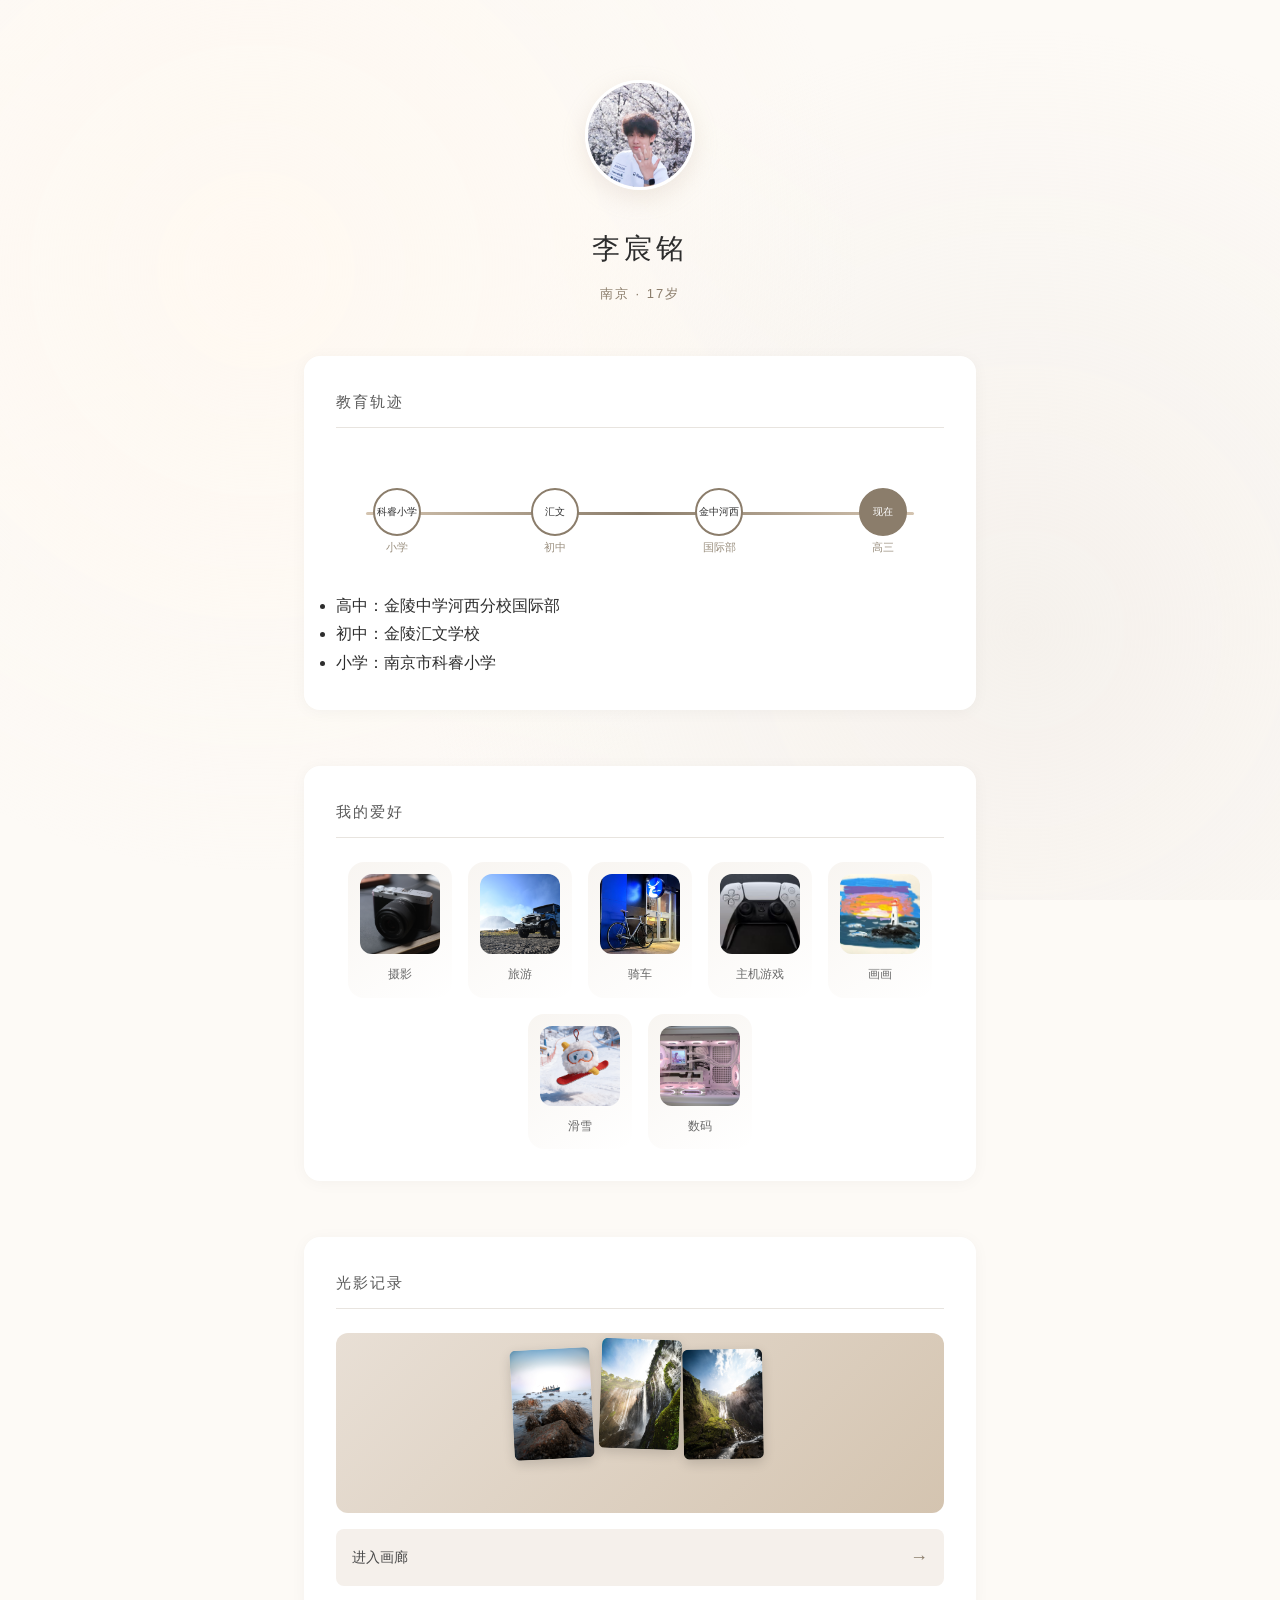
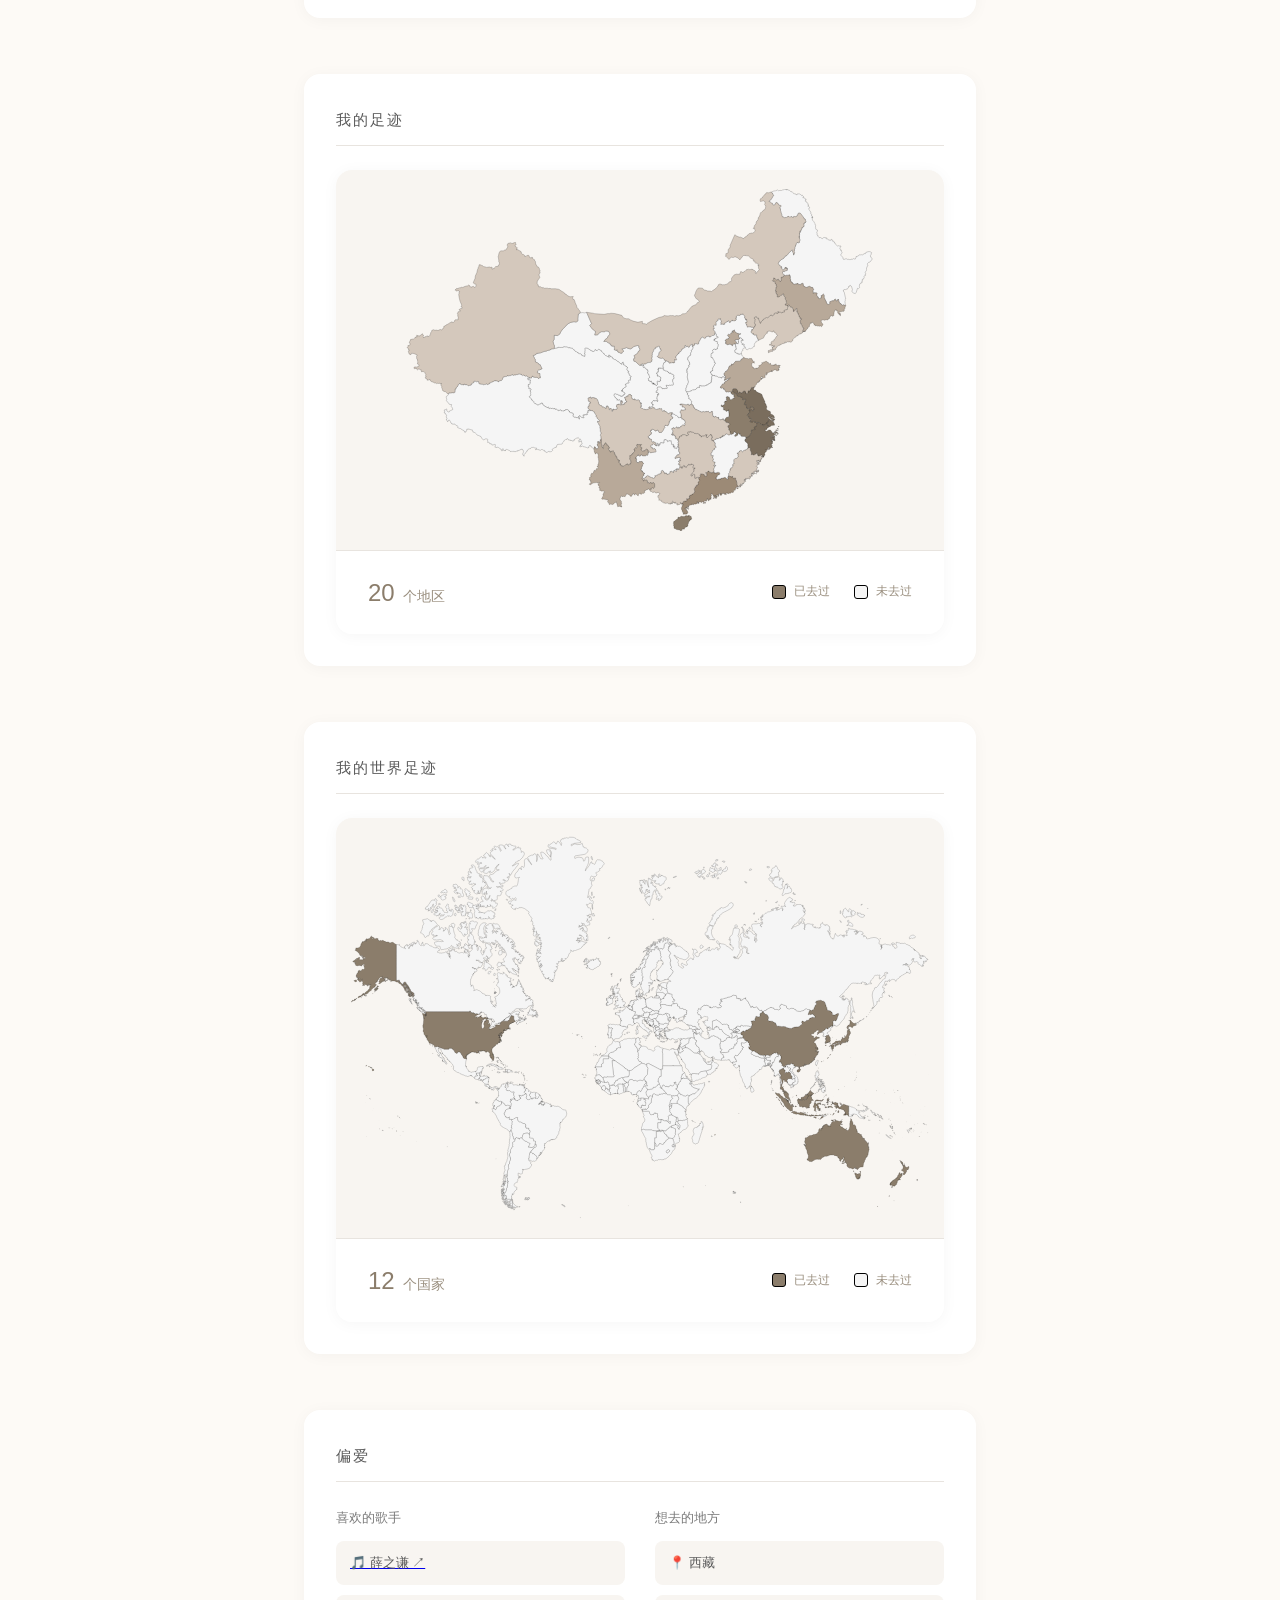
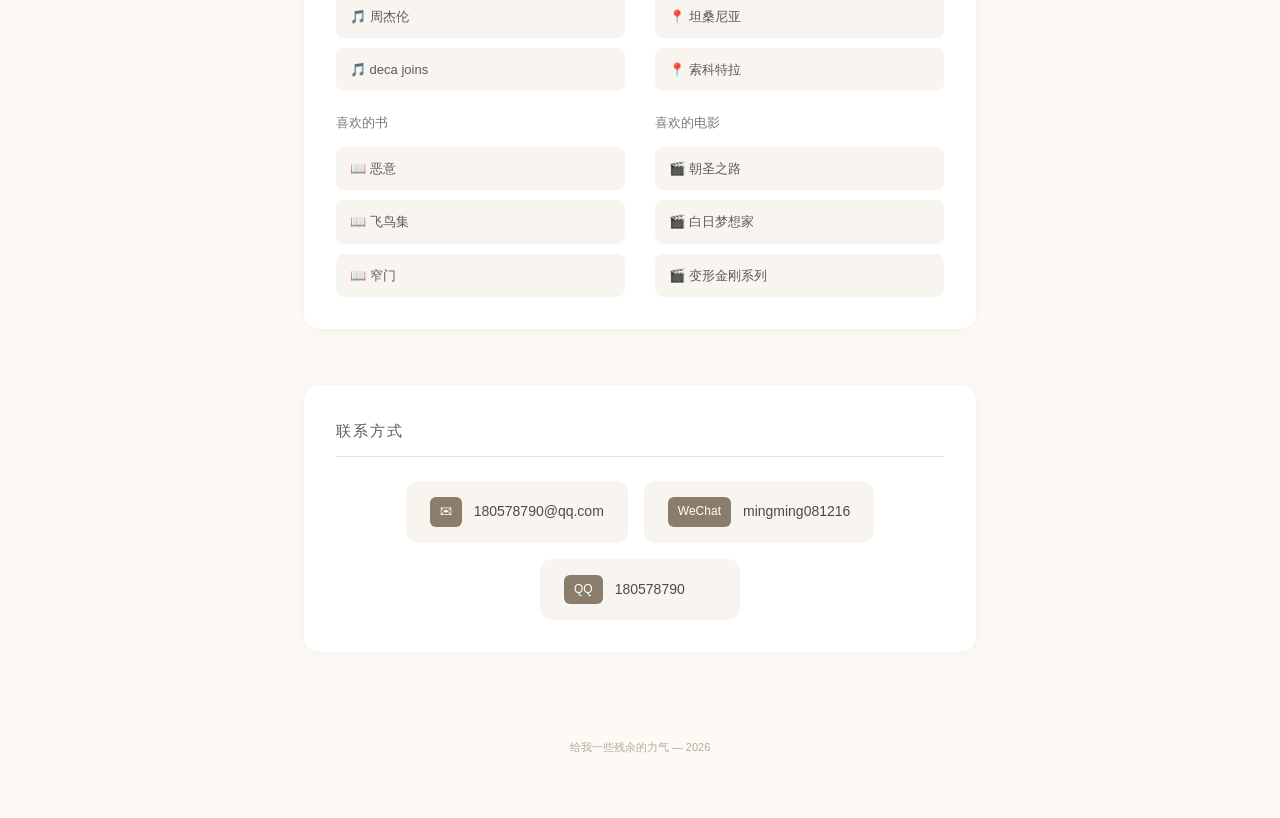
<file: index.html>
<!DOCTYPE html>
<html lang="zh-CN">
<head>
 <meta charset="UTF-8">
 <meta name="viewport" content="width=device-width, initial-scale=1.0">
 <title>李宸铭的个人主页</title>
 <link rel="icon" href="assets/avatar.jpg" type="image/jpeg">
 <link rel="stylesheet" href="style.css">
</head>
<body>

 <header class="smooth-reveal">
 <img src="assets/avatar.jpg" alt="Avatar" class="avatar">
 
 <h1>李宸铭</h1>
 
 <p class="subtitle">南京 · 17岁</p>
 </header>

 <main>
 <!-- 教育轨迹 -->
 <section class="smooth-reveal">
 <h2>教育轨迹</h2>
 <div class="timeline">
 <div class="timeline-line"></div>
 <div class="timeline-node" data-label="高三">现在</div>
 <div class="timeline-node" data-label="国际部">金中河西</div>
 <div class="timeline-node" data-label="初中">汇文</div>
 <div class="timeline-node" data-label="小学">科睿小学</div>
 </div>
 <ul class="clean-list" style="margin-top: 20px;">
 <li><span class="label">高中：</span>金陵中学河西分校国际部</li>
 <li><span class="label">初中：</span>金陵汇文学校</li>
 <li><span class="label">小学：</span>南京市科睿小学</li>
 </ul>
 </section>

 <!-- 爱好 -->
 <section class="smooth-reveal">
 <h2>我的爱好</h2>
 <div class="hobbies-grid">
 <div class="hobby-card">
 <img src="assets/hobby1.jpg" alt="摄影" class="hobby-img">
 <span class="hobby-name">摄影</span>
 </div>
 <div class="hobby-card">
 <img src="assets/hobby2.jpg" alt="旅游" class="hobby-img">
 <span class="hobby-name">旅游</span>
 </div>
 <div class="hobby-card">
 <img src="assets/hobby3.jpg" alt="骑车" class="hobby-img">
 <span class="hobby-name">骑车</span>
 </div>
 <div class="hobby-card">
 <img src="assets/hobby4.jpg" alt="主机游戏" class="hobby-img">
 <span class="hobby-name">主机游戏</span>
 </div>
 <div class="hobby-card">
 <img src="assets/hobby5.jpg" alt="画画" class="hobby-img">
 <span class="hobby-name">画画</span>
 </div>
 <div class="hobby-card">
 <img src="assets/hobby6.jpg" alt="滑雪" class="hobby-img">
 <span class="hobby-name">滑雪</span>
 </div>
 <div class="hobby-card">
 <img src="assets/hobby7.jpg" alt="数码" class="hobby-img">
 <span class="hobby-name">数码</span>
 </div>
 </div>
 </section>

 <!-- 画廊入口 -->
 <section class="smooth-reveal">
 <h2>光影记录</h2>
 <a href="https://photoliam.netlify.app/" target="_blank" class="gallery入口">
 <div class="gallery-cover">
 <div class="gallery-preview">
 <img src="assets/photo1.jpg" alt="作品1">
 <img src="assets/photo2.jpg" alt="作品2">
 <img src="assets/photo3.jpg" alt="作品3">
 </div>
 </div>
 <div class="gallery-info">
 <span class="gallery-title">进入画廊</span>
 <span class="gallery-arrow">→</span>
 </div>
 </a>
 </section>

 <!-- 我的足迹 -->
 <section class="smooth-reveal">
 <h2>我的足迹</h2>
 <div class="map-container">
  <div id="mapWrapper" class="map-wrapper"></div>
  <div class="map-footer">
   <div class="map-stats">
    <span class="stat-number">20</span>
    <span class="stat-label">个地区</span>
   </div>
   <div class="map-legend">
    <span class="legend-item">
     <span class="legend-dot visited"></span>
     <span class="legend-text">已去过</span>
    </span>
    <span class="legend-item">
     <span class="legend-dot unvisited"></span>
     <span class="legend-text">未去过</span>
    </span>
   </div>
  </div>
 </div>
 </section>
  <!-- 我的世界足迹 -->
 <section class="smooth-reveal">
  <h2>我的世界足迹</h2>
  <div class="world-map-container">
   <div id="worldMapWrapper" class="world-map-wrapper"></div>
   <div class="world-map-footer">
    <div class="world-map-stats">
     <span class="world-stat-number">12</span>
     <span class="world-stat-label">个国家</span>
    </div>
    <div class="world-map-legend">
     <span class="world-legend-item">
      <span class="world-legend-dot visited"></span>
      <span class="world-legend-text">已去过</span>
     </span>
     <span class="world-legend-item">
      <span class="world-legend-dot unvisited"></span>
      <span class="world-legend-text">未去过</span>
     </span>
    </div>
   </div>
  </div>
 </section>
 <!-- 偏爱 -->
 <section class="smooth-reveal">
 <h2>偏爱</h2>
 <div class="split-layout">
 <div class="split-item">
 <h3>喜欢的歌手</h3>
 <div class="song-list">
 <a href="https://lcm081216-rgb.github.io/Xue/" target="_blank">
  <div class="song-item">🎵 薛之谦 ↗</div>
 </a>
 <div class="song-item">🎵 周杰伦</div>
 <div class="song-item">🎵 deca joins</div>
 </div>
 </div>
 <div class="split-item">
 <h3>想去的地方</h3>
 <div class="place-list">
 <div class="place-item">📍 西藏</div>
 <div class="place-item">📍 坦桑尼亚</div>
 <div class="place-item">📍 索科特拉</div>
 </div>
 </div>
 </div>
 <div class="split-layout" style="margin-top: 20px;">
 <div class="split-item">
 <h3>喜欢的书</h3>
 <div class="song-list">
 <div class="song-item">📖 恶意</div>
 <div class="song-item">📖 飞鸟集</div>
 <div class="song-item">📖 窄门</div>
 </div>
 </div>
 <div class="split-item">
 <h3>喜欢的电影</h3>
 <div class="place-list">
 <div class="place-item">🎬 朝圣之路</div>
 <div class="place-item">🎬 白日梦想家</div>
 <div class="place-item">🎬 变形金刚系列</div>
 </div>
 </div>
 </div>

 </section>

 <!-- 联系方式 -->
 <section class="smooth-reveal">
 <h2>联系方式</h2>
 <div class="contact-grid">
 <a href="mailto:180578790@qq.com" class="contact-card">
 <span class="contact-icon">✉</span>
 <span class="contact-text">180578790@qq.com</span>
 </a>
 <div class="contact-card">
 <span class="contact-icon">WeChat</span>
 <span class="contact-text">mingming081216</span>
 </div>
 <div class="contact-card">
 <span class="contact-icon">QQ</span>
 <span class="contact-text">180578790</span>
 </div>
 </div>
 </section>

 </main>

 <footer class="smooth-reveal">
 <p>给我一些残余的力气 — 2026</p>
 </footer>

 <script src="script.js"></script>
  <!-- 爱好弹窗 -->
 <div id="hobbyModal" class="hobby-modal">
  <div class="hobby-modal-content">
   <span class="hobby-modal-close">&times;</span>
   <h2 id="hobbyModalTitle"></h2>
   <div id="hobbyModalBody" class="hobby-modal-body"></div>
  </div>
 </div>
</body>
</html>
</file>
<file: style.css>
/* 全局重置 */
* {
 margin: 0;
 padding: 0;
 box-sizing: border-box;
}

body {
 /* 兼容性更好的字体 */
 font-family: -apple-system, "PingFang SC", "Microsoft YaHei", "Helvetica Neue", Arial, sans-serif;
 font-weight: 300;
 line-height: 1.8;
 color: #2d2d2d;
 background-color: #fdfaf6;
 -webkit-font-smoothing: antialiased;
 -moz-osx-font-smoothing: grayscale;
}

header, main, footer {
 max-width: 720px;
 margin: 0 auto;
 padding: 0 24px;
}

header {
 text-align: center;
 margin-top: 80px;
 margin-bottom: 50px;
}

.avatar {
 width: 110px;
 height: 110px;
 border-radius: 50%;
 object-fit: cover;
 margin-bottom: 24px;
 box-shadow: 0 8px 24px rgba(180, 160, 140, 0.2); 
 border: 3px solid #fff;
}

h1 {
 font-size: 28px;
 font-weight: 300;
 letter-spacing: 4px;
 margin-bottom: 8px;
}

.subtitle {
 color: #8b7d6b;
 font-size: 13px;
 letter-spacing: 2px;
}

section {
 margin-bottom: 56px;
 background: #fff;
 padding: 32px;
 border-radius: 16px;
 box-shadow: 0 2px 16px rgba(0,0,0,0.04);
}

h2 {
 font-size: 15px;
 font-weight: 400;
 color: #5a5a5a;
 border-bottom: 1px solid #e8e4df;
 padding-bottom: 12px;
 margin-bottom: 24px;
 letter-spacing: 2px;
}

/* ========== 时间线 - 曲线图形化 ========== */
.timeline {
 position: relative;
 height: 120px;
 margin: 20px 0;
}

.timeline-line {
 position: absolute;
 top: 50%;
 left: 5%;
 right: 5%;
 height: 3px;
 background: linear-gradient(90deg, #d4c4b0 0%, #8b7d6b 50%, #d4c4b0 100%);
 border-radius: 2px;
}

.timeline-node {
 position: absolute;
 top: 50%;
 transform: translate(-50%, -50%);
 width: 48px;
 height: 48px;
 background: #fff;
 border: 2px solid #8b7d6b;
 border-radius: 50%;
 display: flex;
 flex-direction: column;
 align-items: center;
 justify-content: center;
 font-size: 10px;
 cursor: pointer;
 transition: all 0.3s ease;
}

.timeline-node:hover {
 background: #8b7d6b;
 color: #fff;
 transform: translate(-50%, -50%) scale(1.15);
}

.timeline-node::after {
 content: attr(data-label);
 position: absolute;
 bottom: -24px;
 font-size: 11px;
 color: #9a8f7f;
 white-space: nowrap;
}

/* 节点位置 - 4个节点 */
.timeline-node:nth-child(2) { left: 90%; background: #8b7d6b; color: #fff; }
.timeline-node:nth-child(3) { left: 63%; }
.timeline-node:nth-child(4) { left: 36%; }
.timeline-node:nth-child(5) { left: 10%; }

/* ========== 爱好卡片 - 照片展示 ========== */
.hobbies-grid {
 display: flex;
 flex-wrap: wrap;
 gap: 16px;
 justify-content: center;
}

.hobby-card {
 display: flex;
 flex-direction: column;
 align-items: center;
 gap: 10px;
 padding: 12px;
 background: linear-gradient(145deg, #f8f5f1, #fff);
 border-radius: 16px;
 cursor: pointer;
 transition: all 0.3s ease;
 min-width: 100px;
}

.hobby-card:hover {
 transform: translateY(-4px);
 box-shadow: 0 8px 20px rgba(139, 125, 107, 0.15);
}

.hobby-img {
 width: 80px;
 height: 80px;
 object-fit: cover;
 border-radius: 12px;
 background: #e8dfd5;
}

.hobby-name {
 font-size: 12px;
 color: #6b6b6b;
}

/* ========== 画廊入口 - 图形化 ========== */
.gallery入口 {
 display: block;
 text-decoration: none;
 color: inherit;
}

.gallery-cover {
 position: relative;
 height: 180px;
 border-radius: 12px;
 overflow: hidden;
 background: linear-gradient(135deg, #e8dfd5 0%, #d4c4b0 100%);
 margin-bottom: 16px;
}

.gallery-preview {
 display: flex;
 gap: 8px;
 padding: 16px;
 justify-content: center;
}

.gallery-preview img {
 width: 80px;
 height: 110px;
 object-fit: cover;
 border-radius: 6px;
 transform: rotate(-3deg);
 box-shadow: 0 4px 12px rgba(0,0,0,0.15);
}

.gallery-preview img:nth-child(2) {
 transform: rotate(2deg) translateY(-10px);
}

.gallery-preview img:nth-child(3) {
 transform: rotate(-1deg) translateX(-5px);
}

.gallery-info {
 display: flex;
 justify-content: space-between;
 align-items: center;
 padding: 12px 16px;
 background: #f5f0eb;
 border-radius: 8px;
}

.gallery-title {
 font-size: 14px;
 color: #4a4a4a;
 font-weight: 400;
}

.gallery-arrow {
 font-size: 18px;
 color: #8b7d6b;
}

.gallery入口:hover .gallery-info {
 background: #e8dfd5;
}

/* ========== 歌曲/地点列表 ========== */
.song-list, .place-list {
 display: flex;
 flex-direction: column;
 gap: 10px;
}

.song-item, .place-item {
 padding: 10px 14px;
 background: #f8f5f1;
 border-radius: 8px;
 font-size: 13px;
 color: #5a5a5a;
}

.split-layout {
 display: flex;
 gap: 30px;
}

.split-item {
 flex: 1;
}

h3 {
 font-size: 13px;
 font-weight: 400;
 margin-bottom: 12px;
 color: #7a7a7a;
}

@media (max-width: 500px) {
 .split-layout { flex-direction: column; }
}

/* ========== 联系方式 ========== */
.contact-grid {
 display: flex;
 gap: 16px;
 flex-wrap: wrap;
 justify-content: center;
}

.contact-card {
 display: flex;
 align-items: center;
 gap: 12px;
 padding: 16px 24px;
 background: #f8f5f1;
 border-radius: 12px;
 text-decoration: none;
 color: #4a4a4a;
 font-size: 14px;
 transition: all 0.3s ease;
 min-width: 200px;
}

.contact-card:hover {
 background: #e8dfd5;
 transform: translateY(-2px);
}

.contact-icon {
 font-size: 12px;
 padding: 4px 10px;
 background: #8b7d6b;
 color: #fff;
 border-radius: 6px;
 font-weight: 400;
}

.contact-text {
 color: #4a4a4a;
}

/* ========== 页脚 ========== */
footer {
 text-align: center;
 font-size: 11px;
 color: #b5a99a;
 margin-bottom: 60px;
 padding-top: 30px;
}

/* ========== 流畅动画 ========== */
.smooth-reveal {
 opacity: 0;
 transform: translateY(25px);
 transition: opacity 0.9s cubic-bezier(0.22, 1, 0.36, 1), 
 transform 0.9s cubic-bezier(0.22, 1, 0.36, 1);
}

.smooth-reveal.visible {
 opacity: 1;
 transform: translateY(0);
}

/* 背景纹理 */
body::before {
 content: "";
 position: fixed;
 top: 0;
 left: 0;
 width: 100%;
 height: 100%;
 background-image: 
 radial-gradient(circle at 20% 30%, rgba(255,248,240,0.8) 0%, transparent 50%),
 radial-gradient(circle at 80% 70%, rgba(240,235,230,0.6) 0%, transparent 50%);
 pointer-events: none;
 z-index: -1;
}
/* ========== 我的足迹 - 中国地图 ========== */
.map-container {
  background: #fff;
  border-radius: 16px;
  overflow: hidden;
  box-shadow: 0 2px 16px rgba(0,0,0,0.04);
}

.map-wrapper {
  width: 100%;
  height: 380px;
  background: #f8f5f1;
  display: flex;
  align-items: center;
  justify-content: center;
  position: relative;
}

.china-map-svg {
  width: 90%;
  height: 90%;
  max-width: 600px;
  max-height: 400px;
  display: block;
}

.china-map-svg path {
  fill: #f5f5f5;
  stroke: #000;
  stroke-width: 0.3px;
  transition: all 0.3s ease;
  cursor: crosshair;
}

.china-map-svg path:hover {
  fill: #e8e4df;
  stroke-width: 0.5px;
}

.china-map-svg path.visited {
  fill: #8b7d6b;
}

.china-map-svg path.visited:hover {
  fill: #7a6d5d !important;
}

.map-footer {
  display: flex;
  justify-content: space-between;
  align-items: center;
  padding: 20px 32px;
  background: #fff;
  border-top: 1px solid #e8e4df;
}

.map-stats {
  display: flex;
  align-items: baseline;
  gap: 8px;
}

.stat-number {
  font-size: 24px;
  font-weight: 300;
  color: #8b7d6b;
}

.stat-label {
  font-size: 14px;
  color: #9a8f7f;
}

.map-legend {
  display: flex;
  gap: 24px;
}

.legend-item {
  display: flex;
  align-items: center;
  gap: 8px;
  font-size: 13px;
  color: #6b6b6b;
}

.legend-dot {
  width: 14px;
  height: 14px;
  border-radius: 3px;
  border: 1px solid #000;
}

.legend-dot.visited {
  background: #8b7d6b;
}

.legend-dot.unvisited {
  background: #f5f5f5;
}

.legend-text {
  font-size: 12px;
  color: #9a8f7f;
}

/* ========== 我的足迹 - 中国地图 ========== */
.map-container {
  background: #fff;
  border-radius: 16px;
  overflow: hidden;
  box-shadow: 0 2px 16px rgba(0,0,0,0.04);
}

.map-wrapper {
  width: 100%;
  height: 380px;
  background: #f8f5f1;
  display: flex;
  align-items: center;
  justify-content: center;
  position: relative;
}

.china-map-svg {
  width: 90%;
  height: 90%;
  max-width: 600px;
  max-height: 400px;
  display: block;
}

.china-map-svg path {
  fill: #f5f5f5;
  stroke: #000;
  stroke-width: 0.3px;
  transition: all 0.3s ease;
  cursor: crosshair;
}

.china-map-svg path:hover {
  fill: #e8e4df;
  stroke-width: 0.5px;
}

.china-map-svg path.visited {
  fill: #8b7d6b;
}

.china-map-svg path.visited:hover {
  fill: #7a6d5d !important;
}

.map-footer {
  display: flex;
  justify-content: space-between;
  align-items: center;
  padding: 20px 32px;
  background: #fff;
  border-top: 1px solid #e8e4df;
}

.map-stats {
  display: flex;
  align-items: baseline;
  gap: 8px;
}

.stat-number {
  font-size: 24px;
  font-weight: 300;
  color: #8b7d6b;
}

.stat-label {
  font-size: 14px;
  color: #9a8f7f;
}

.map-legend {
  display: flex;
  gap: 24px;
}

.legend-item {
  display: flex;
  align-items: center;
  gap: 8px;
  font-size: 13px;
  color: #6b6b6b;
}

.legend-dot {
  width: 14px;
  height: 14px;
  border-radius: 3px;
  border: 1px solid #000;
}

.legend-dot.visited {
  background: #8b7d6b;
}

.legend-dot.unvisited {
  background: #f5f5f5;
}

.legend-text {
  font-size: 12px;
  color: #9a8f7f;
}
/* ========== 我的世界足迹 ========== */
.world-map-container {
  background: #fff;
  border-radius: 16px;
  overflow: hidden;
  box-shadow: 0 2px 16px rgba(0,0,0,0.04);
}

.world-map-wrapper {
  width: 100%;
  height: 420px;
  background: #f8f5f1;
  display: flex;
  align-items: center;
  justify-content: center;
  position: relative;
}

.world-map-svg {
  width: 95%;
  height: 95%;
  max-width: 900px;
  max-height: 450px;
  display: block;
}

.world-map-svg path {
  fill: #f5f5f5;
  stroke: #000;
  stroke-width: 0.3px;
  transition: all 0.3s ease;
  cursor: crosshair;
}

.world-map-svg path:hover {
  fill: #e8e4df;
}

.world-map-svg path.visited {
  fill: #8b7d6b !important;
}

.world-map-svg path.visited:hover {
  fill: #7a6d5d !important;
}

.world-map-footer {
  display: flex;
  justify-content: space-between;
  align-items: center;
  padding: 20px 32px;
  background: #fff;
  border-top: 1px solid #e8e4df;
}

.world-map-stats {
  display: flex;
  align-items: baseline;
  gap: 8px;
}

.world-stat-number {
  font-size: 24px;
  font-weight: 300;
  color: #8b7d6b;
}

.world-stat-label {
  font-size: 14px;
  color: #9a8f7f;
}

.world-map-legend {
  display: flex;
  gap: 24px;
}

.world-legend-item {
  display: flex;
  align-items: center;
  gap: 8px;
  font-size: 13px;
  color: #6b6b6b;
}

.world-legend-dot {
  width: 14px;
  height: 14px;
  border-radius: 3px;
  border: 1px solid #000;
}

.world-legend-dot.visited {
  background: #8b7d6b;
}

.world-legend-dot.unvisited {
  background: #f5f5f5;
}

.world-legend-text {
  font-size: 12px;
  color: #9a8f7f;
}
/* ========== 爱好弹窗 ========== */
.hobby-modal {
  display: none;
  position: fixed;
  z-index: 1000;
  left: 0;
  top: 0;
  width: 100%;
  height: 100%;
  background-color: rgba(0,0,0,0.5);
  backdrop-filter: blur(5px);
}

.hobby-modal.active {
  display: flex;
  align-items: center;
  justify-content: center;
}

.hobby-modal-content {
  background: #fff;
  border-radius: 20px;
  padding: 32px;
  width: 90%;
  max-width: 600px;
  max-height: 85vh;
  overflow-y: auto;
  position: relative;
  box-shadow: 0 20px 60px rgba(0,0,0,0.2);
  animation: modalIn 0.3s ease;
}

@keyframes modalIn {
  from { opacity: 0; transform: scale(0.9); }
  to { opacity: 1; transform: scale(1); }
}

.hobby-modal-close {
  position: absolute;
  right: 20px;
  top: 20px;
  font-size: 28px;
  font-weight: 300;
  color: #999;
  cursor: pointer;
  transition: color 0.2s;
}

.hobby-modal-close:hover {
  color: #333;
}

.hobby-modal-content h2 {
  font-size: 18px;
  font-weight: 400;
  color: #5a5a5a;
  border-bottom: 1px solid #e8e4df;
  padding-bottom: 12px;
  margin-bottom: 20px;
}

.hobby-modal-body {
  display: grid;
  grid-template-columns: repeat(2, 1fr);
  gap: 12px;
}

.hobby-modal-body img {
  width: 100%;
  aspect-ratio: 1;
  object-fit: cover;
  border-radius: 12px;
  cursor: pointer;
  transition: transform 0.2s;
}

.hobby-modal-body img:hover {
  transform: scale(1.03);
}

.hobby-modal-body img.full-width {
  grid-column: span 2;
  aspect-ratio: 2/1;
}
/* 建议替换原有的弹窗样式 */
#hobbyModal {
    position: fixed;
    top: 0;
    left: 0;
    width: 100%;
    height: 100%;
    background: rgba(0, 0, 0, 0.85); /* 稍微深一点更有质感 */
    display: none;
    justify-content: center;
    align-items: flex-start; /* 重要：改为顶部对齐 */
    overflow-y: auto;        /* 重要：背景层允许滚动 */
    z-index: 2000;
}

#hobbyModal.active {
    display: flex;
}

.hobby-modal-content {
    background: #fff;
    width: 90%;
    max-width: 700px;
    margin: 40px auto;      /* 重要：上下留出间距 */
    padding: 30px;
    border-radius: 12px;
    position: relative;
}

/* 图片样式优化 */
#hobbyModalBody img {
    width: 100%;
    height: auto;
    display: block;
    margin-bottom: 20px;
    border-radius: 6px;
    box-shadow: 0 2px 8px rgba(0,0,0,0.1);
}
/* 解决弹窗不能滚动的问题 */
#hobbyModal {
    overflow-y: auto !important; /* 强制允许垂直滚动 */
    align-items: flex-start !important; /* 确保内容从顶部开始显示 */
    padding-top: 50px; /* 顶部留一点呼吸空间 */
}

.hobby-modal-content {
    margin-bottom: 50px; /* 底部也留一点空间 */
}
/* ========== 爱好弹窗新增加的样式 (毛玻璃效果) ========== */

/* 1. 给遮罩层加上毛玻璃 */
#hobbyModal {
    position: fixed;
    top: 0;
    left: 0;
    width: 100%;
    height: 100%;
    /* 将背景色设为半透明，才能透出下面的内容进行模糊 */
    background-color: rgba(0, 0, 0, 0.4) !important; 
    display: none;
    justify-content: center;
    align-items: flex-start !important; /* 保持顶部对齐，方便滚动 */
    overflow-y: auto !important;        /* 强制允许垂直滚动 */
    z-index: 2000;
    
    /* 🌟 毛玻璃核心代码：对遮罩层后面的内容进行模糊 */
    -webkit-backdrop-filter: blur(10px) !important; /* 兼容 Safari */
    backdrop-filter: blur(10px) !important;         /* 标准语法 */
    
    padding-top: 50px;
    transition: opacity 0.3s ease; /* 优雅的淡入淡出 */
}

#hobbyModal.active {
    display: flex;
}

/* 2. 弹窗内容的微调 */
.hobby-modal-content {
    background: rgba(255, 255, 255, 0.9); /* 内容白框也设为半透明，更好看 */
    border: 1px solid rgba(255, 255, 255, 0.3); /* 加一个细细的白边 */
    width: 90%;
    max-width: 700px;
    margin: 0 auto 50px auto; /* 底部留白 */
    padding: 30px;
    border-radius: 16px; /* 更圆润的角 */
    position: relative;
    box-shadow: 0 10px 30px rgba(0,0,0,0.3); /* 深邃的阴影，浮起来的感觉 */
}

/* 3. 图片的优雅显示 */
#hobbyModalBody img {
    width: 100%;
    height: auto;
    display: block;
    margin-bottom: 20px;
    border-radius: 8px;
    transition: transform 0.3s ease; /* 鼠标悬停有个小动画 */
}

#hobbyModalBody img:hover {
    transform: scale(1.02); /* 鼠标悬停稍微放大 */
}

/* 访问次数标记 */
.visit-marker {
  opacity: 0.9;
  pointer-events: none;
}
.visit-marker circle {
  filter: drop-shadow(0 2px 4px rgba(0,0,0,0.25));
}
.visit-marker text {
  pointer-events: none;
}

/* 颜色深度 - 访问次数 */
.china-map-svg path.level-0 { fill: #f5f5f5; }
.china-map-svg path.level-1 { fill: #d4c8bc; }
.china-map-svg path.level-2 { fill: #b8a999; }
.china-map-svg path.level-3 { fill: #9c8a76; }
.china-map-svg path.level-4 { fill: #8b7d6b; }
.china-map-svg path.level-5 { fill: #7a6d5d; }

.china-map-svg path.level-0:hover { fill: #e8e4df; }
.china-map-svg path.level-1:hover,
.china-map-svg path.level-2:hover,
.china-map-svg path.level-3:hover,
.china-map-svg path.level-4:hover,
.china-map-svg path.level-5:hover { filter: brightness(0.9); }
</file>
